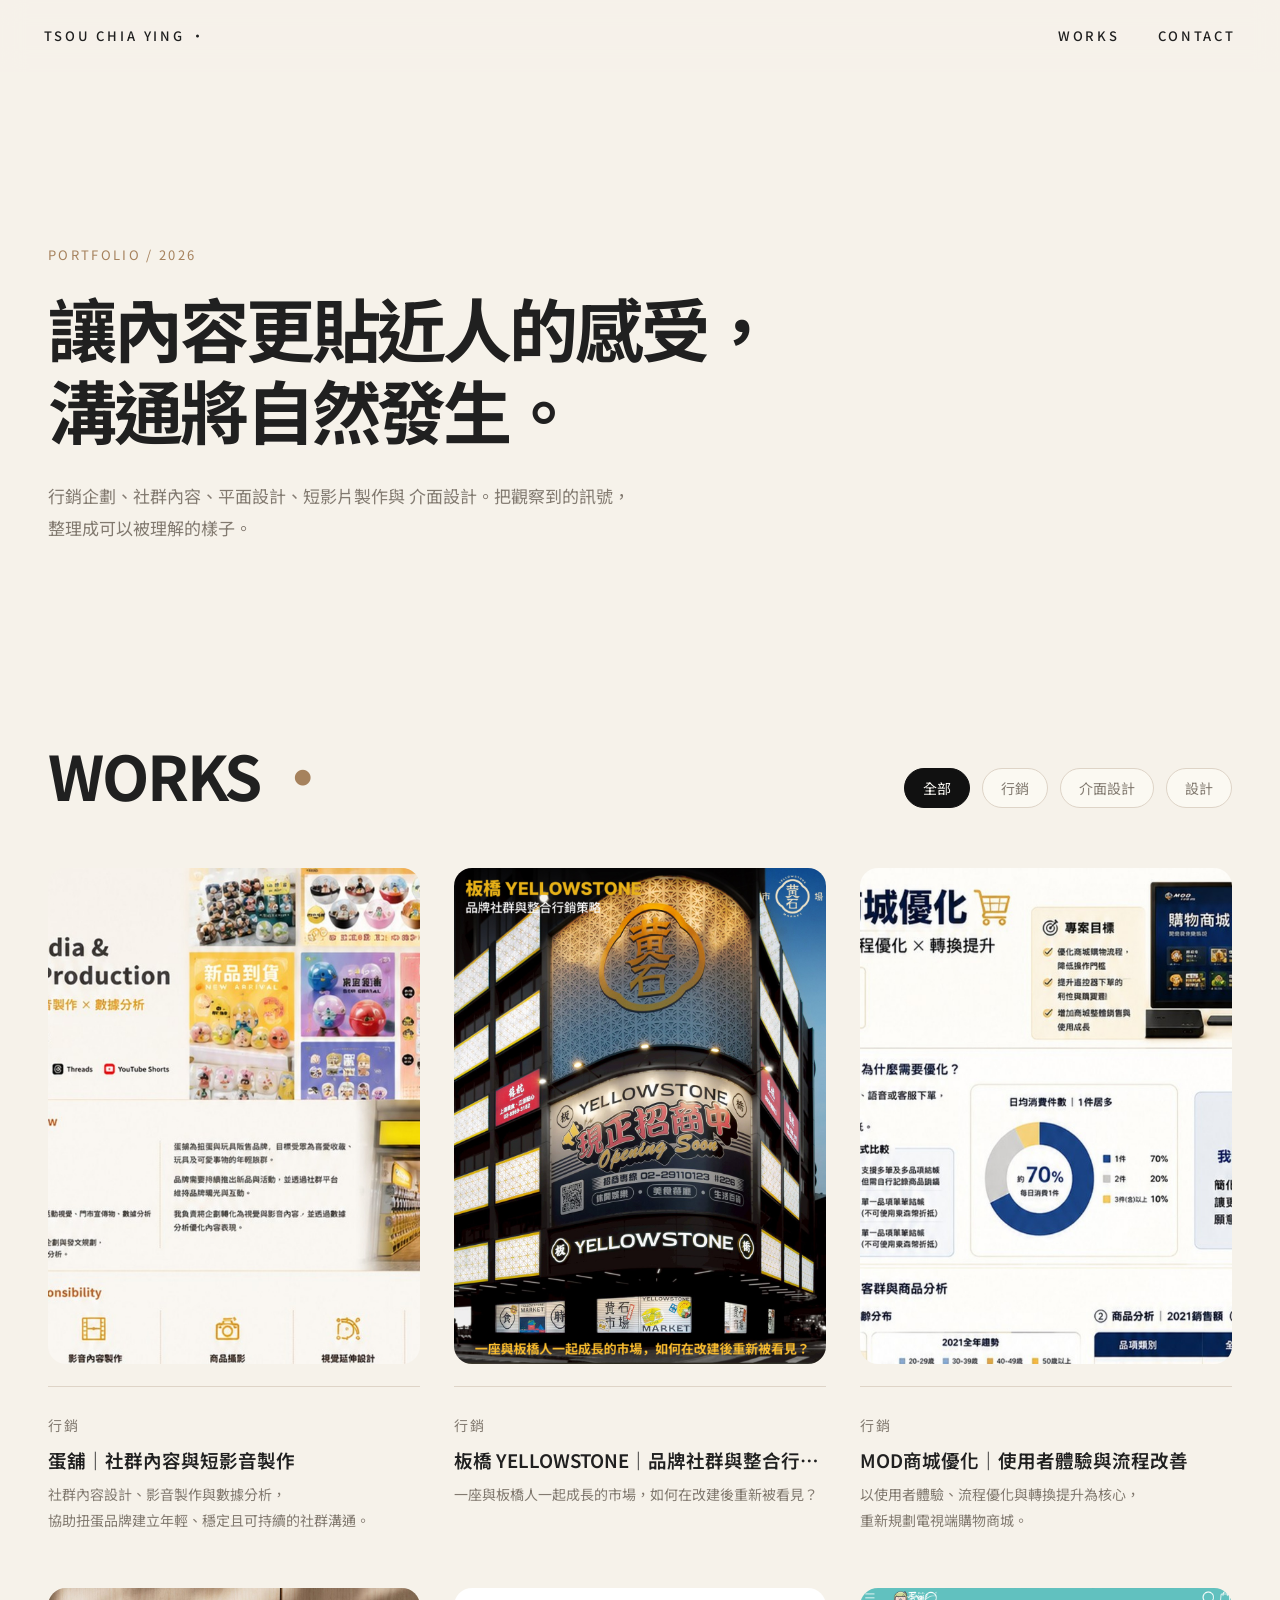
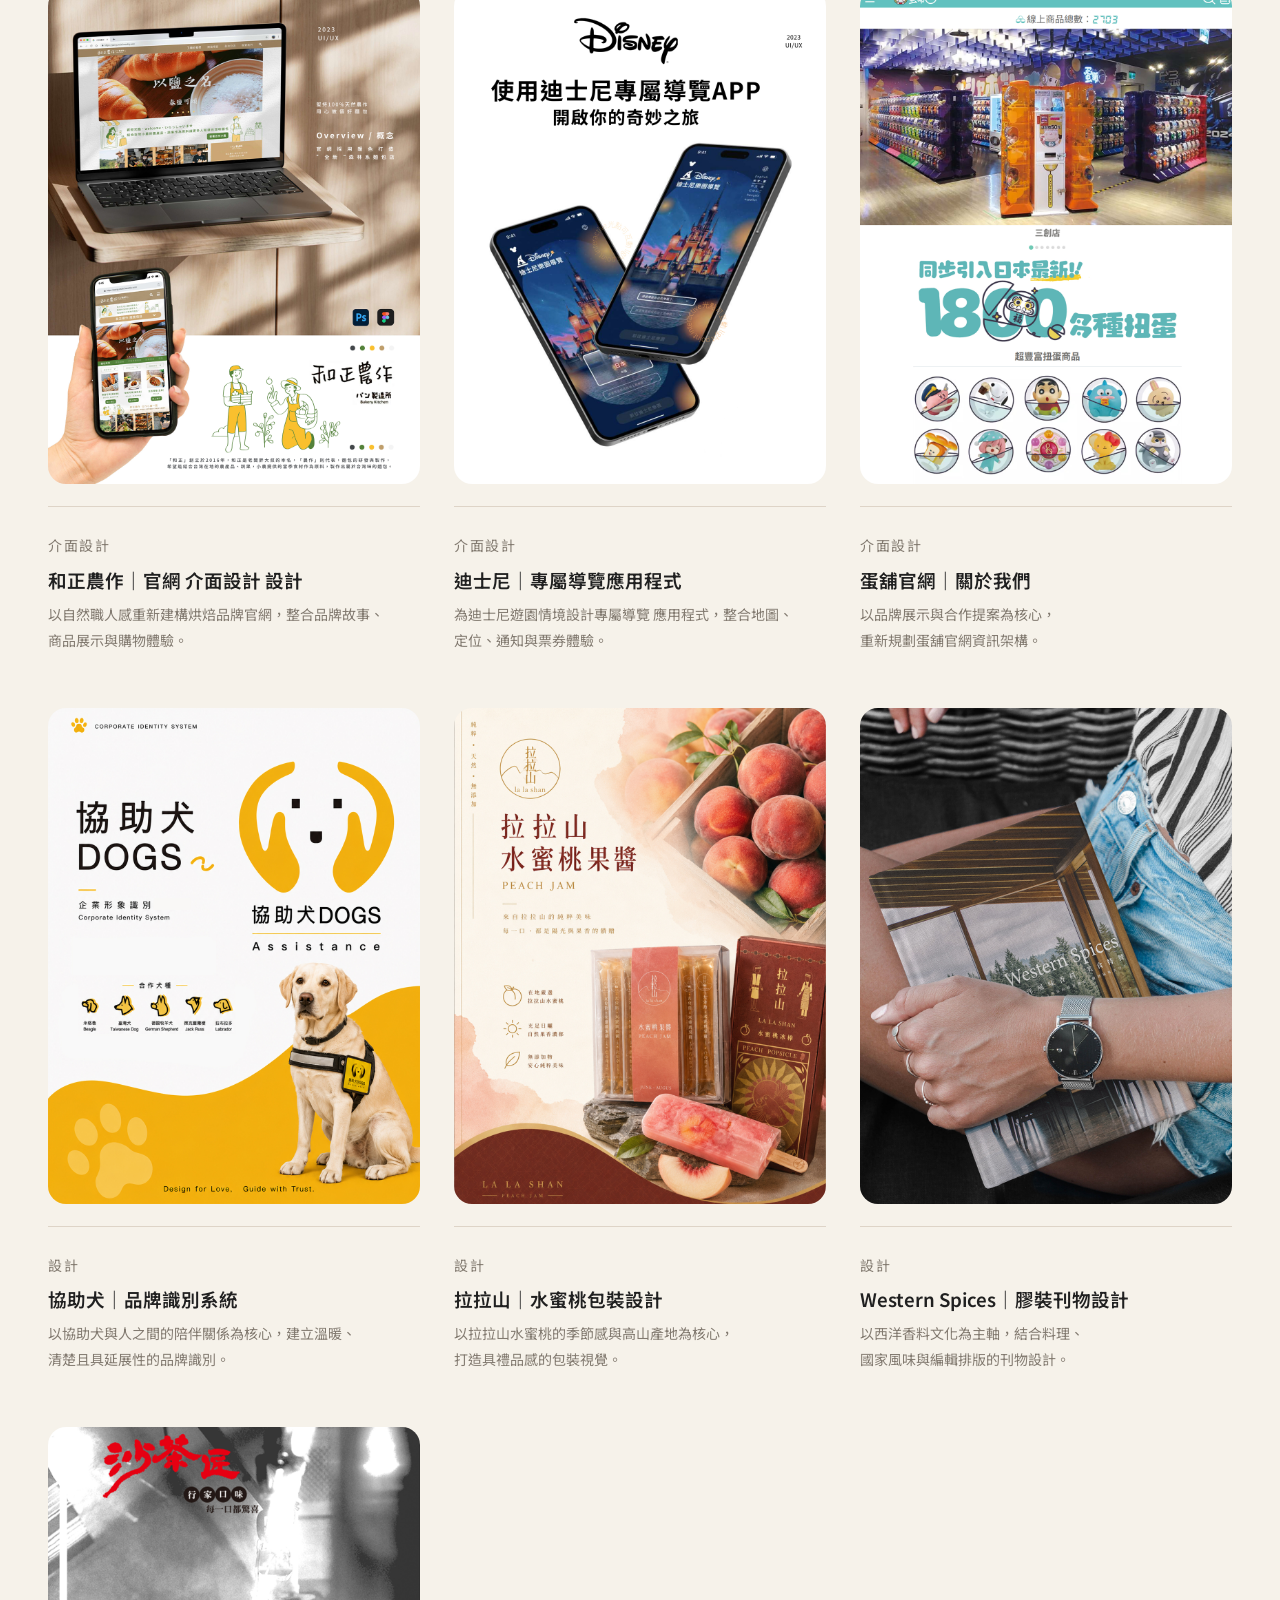
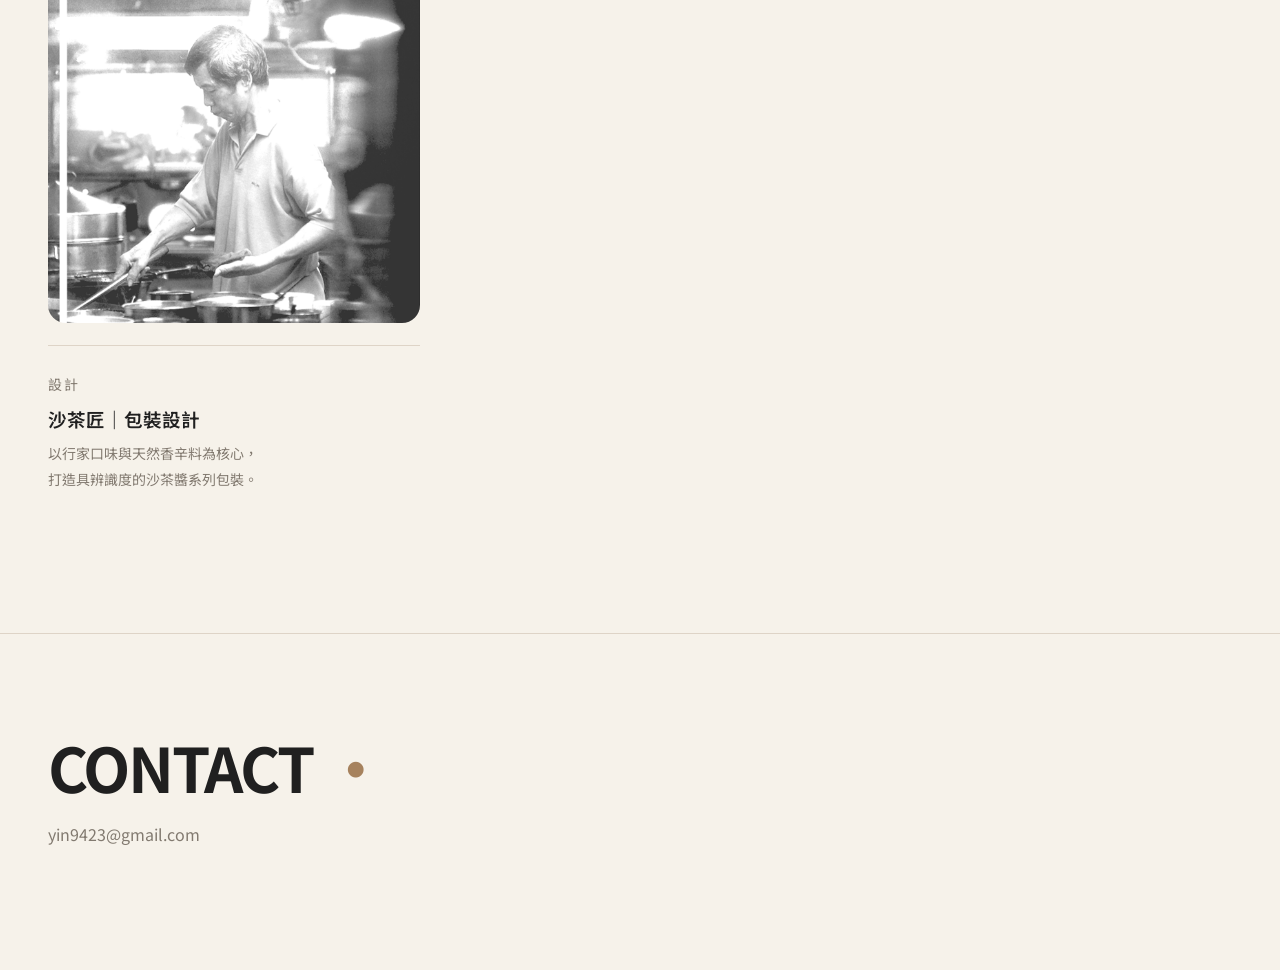
<file: index.html>
<!DOCTYPE html>
<html lang="zh-Hant">
<head>
  <meta charset="UTF-8" />
  <meta name="viewport" content="width=device-width, initial-scale=1.0" />
  <title>TSOU CHIA YING PORTFOLIO</title>
  <link rel="stylesheet" href="css/style.css" />
</head>
<body>
  <header class="site-header">
    <a class="logo" href="index.html">TSOU CHIA YING <span>•</span></a>
    <nav class="nav">
      <a href="#works">WORKS</a>
      <a href="#contact">CONTACT</a>
    </nav>
  </header>

  <main>
    <section class="hero">
      <p class="eyebrow">PORTFOLIO / 2026</p>
      <h1>讓內容更貼近人的感受，<br>溝通將自然發生。</h1>
      <p class="hero-copy">行銷企劃、社群內容、平面設計、短影片製作與 介面設計。把觀察到的訊號，整理成可以被理解的樣子。</p>
    </section>

    <section id="works" class="works">
      <div class="works-top">
        <h2>WORKS <span>•</span></h2>
        <div class="filter-nav" id="filterNav"></div>
      </div>
      <div class="work-grid" id="workGrid"></div>
    </section>
  </main>

  <footer id="contact" class="footer">
    <h2>CONTACT <span>•</span></h2>
    <p>yin9423@gmail.com</p>
  </footer>

  <script src="js/worksData.js"></script>
  <script src="js/main.js"></script>
</body>
</html>
</file>
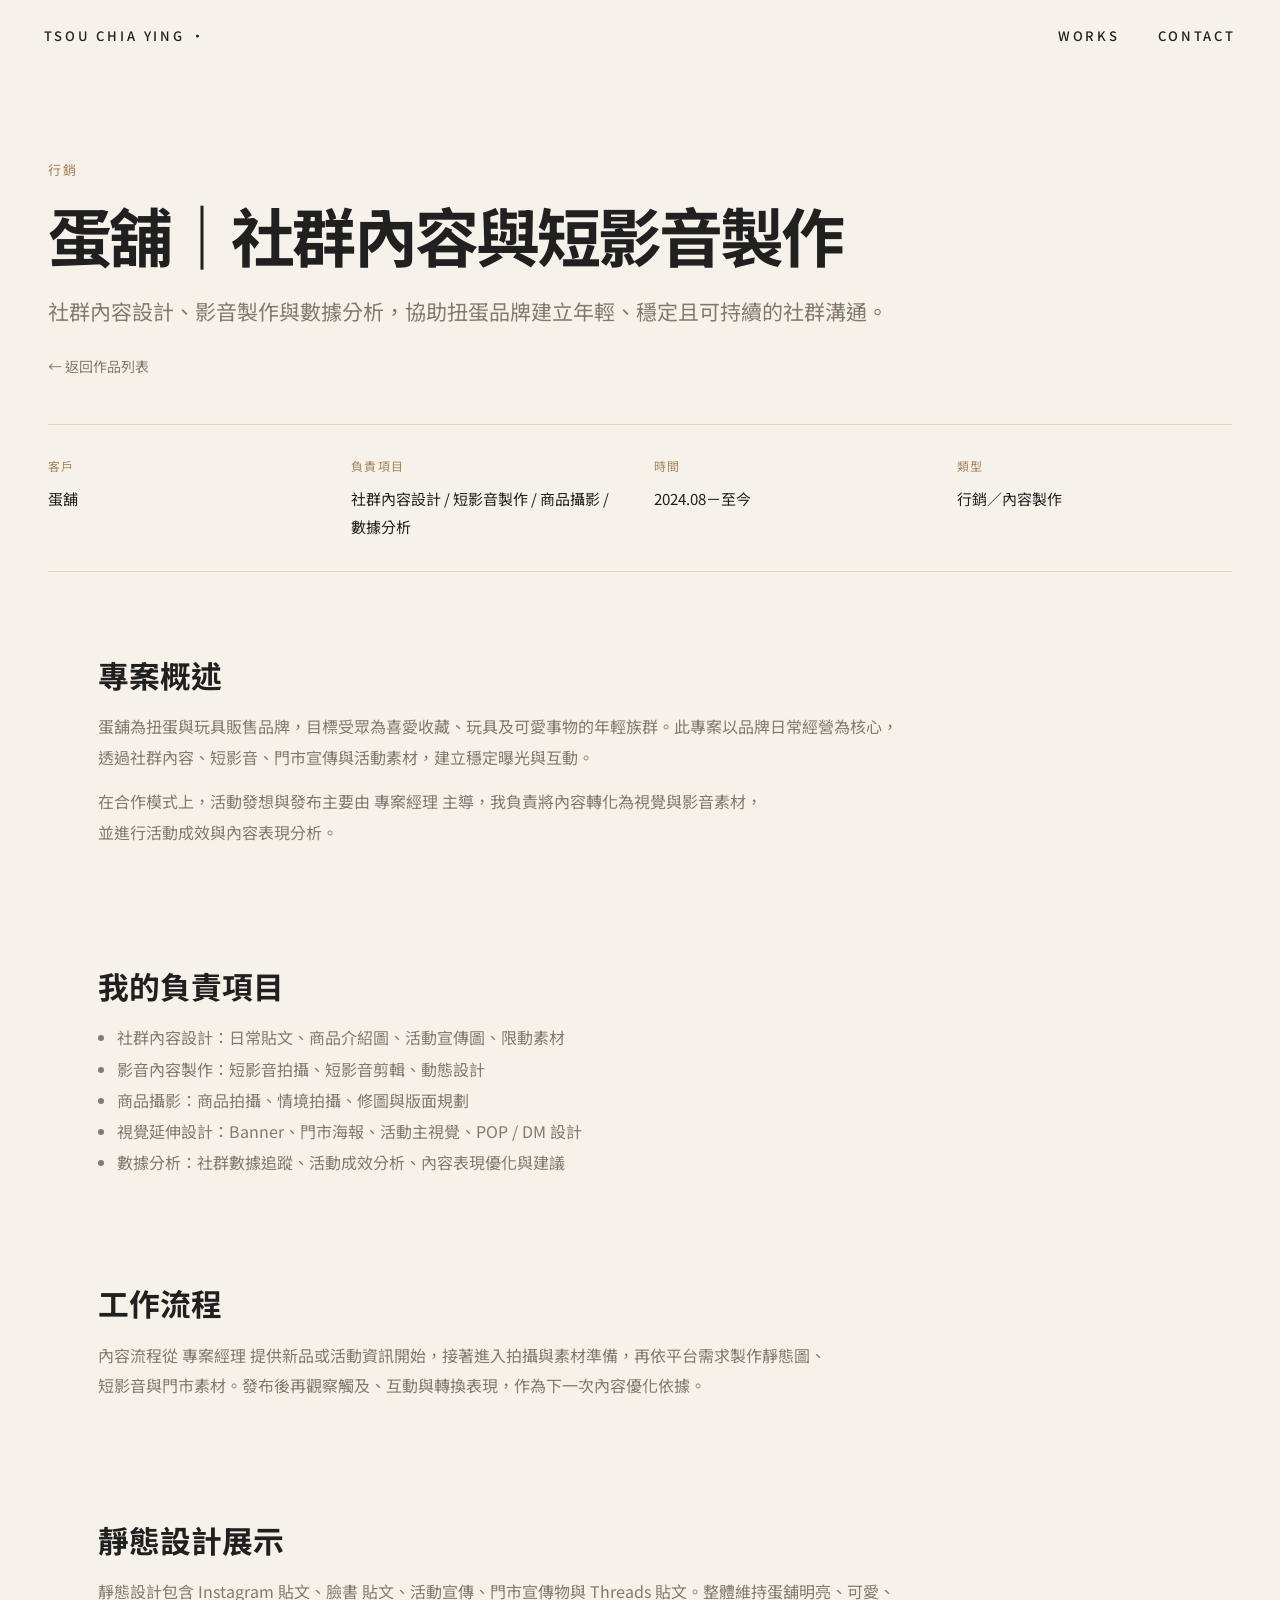
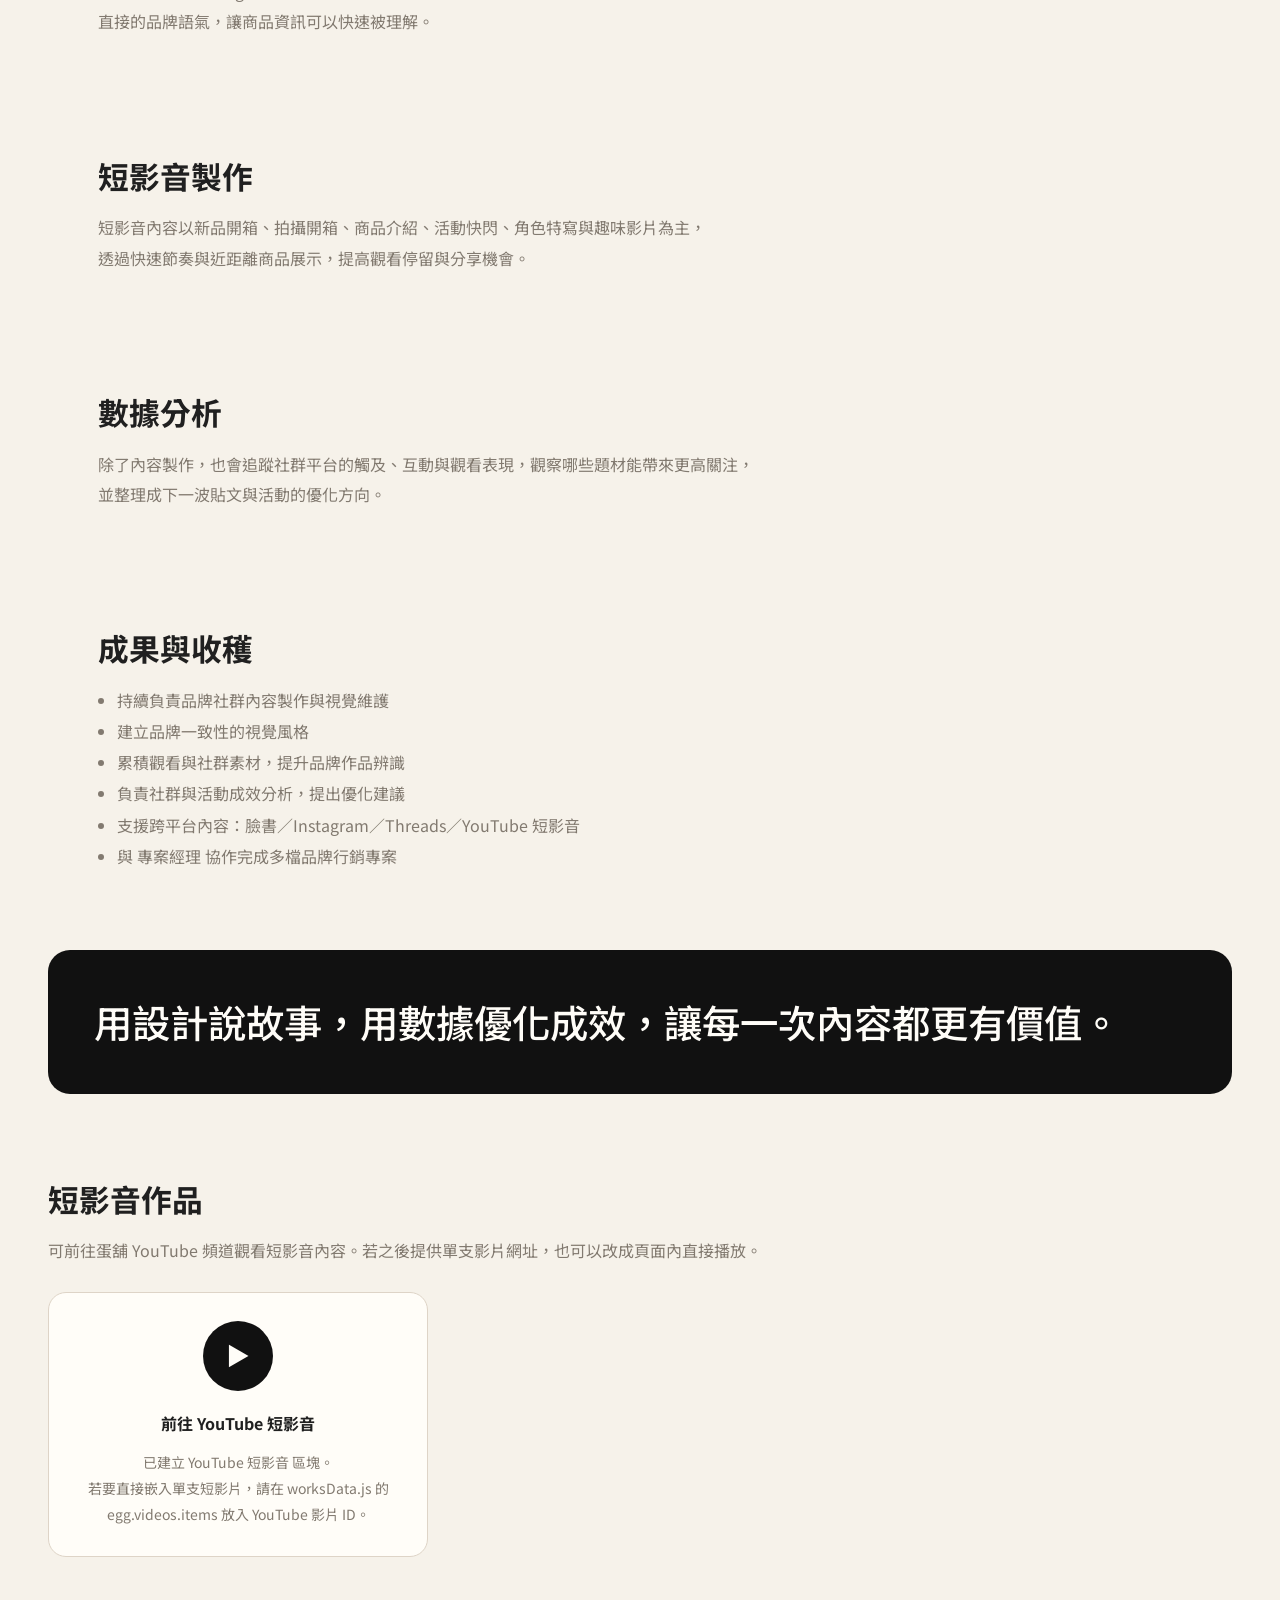
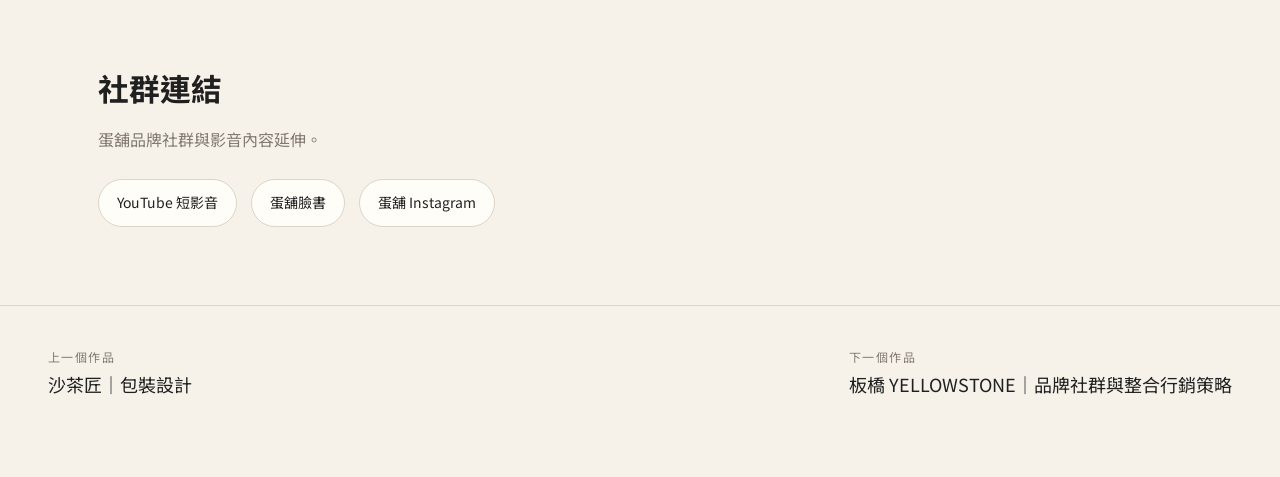
<file: work.html>
<!DOCTYPE html>
<html lang="zh-Hant">
<head>
  <meta charset="UTF-8" />
  <meta name="viewport" content="width=device-width, initial-scale=1.0" />
  <title>CASE STUDY｜TSOU CHIA YING</title>
  <link rel="stylesheet" href="css/style.css" />
  <link rel="stylesheet" href="css/work.css" />
</head>
<body>
  <header class="site-header case-header">
    <a class="logo" href="index.html">TSOU CHIA YING <span>•</span></a>
    <nav class="nav">
      <a href="index.html#works">WORKS</a>
      <a href="index.html#contact">CONTACT</a>
    </nav>
  </header>

  <main id="caseRoot" class="case-page"></main>

  <script src="js/worksData.js"></script>
  <script src="js/work.js"></script>
</body>
</html>
</file>
<file: css/style.css>
@import url('https://fonts.googleapis.com/css2?family=Noto+Sans+TC:wght@300;400;500;700;900&display=swap');
:root{--bg:#f6f2ea;--paper:#fffdf8;--text:#202020;--muted:#827a70;--line:#ded4c7;--accent:#a6825d;--dark:#111}
*{box-sizing:border-box;margin:0;padding:0}html{scroll-behavior:smooth}body{font-family:'Noto Sans TC','Source Han Sans TC','PingFang TC','Microsoft JhengHei',sans-serif;background:var(--bg);color:var(--text);line-height:1.85;-webkit-font-smoothing:antialiased}a{color:inherit;text-decoration:none}img{width:100%;display:block}h1,h2,h3,p,a,button,li,dt,dd{word-break:keep-all;overflow-wrap:normal;line-break:strict}.site-header{position:fixed;top:0;left:0;width:100%;z-index:99;padding:24px 44px;display:flex;justify-content:space-between;align-items:center;background:rgba(246,242,234,.86);backdrop-filter:blur(12px)}.logo,.nav a{letter-spacing:.22em;font-size:13px;font-weight:500}.nav{display:flex;gap:38px}.hero{min-height:78vh;padding:170px 48px 86px;display:flex;flex-direction:column;justify-content:center}.eyebrow{color:var(--accent);letter-spacing:.18em;font-size:13px;margin-bottom:20px}.hero h1{font-size:clamp(40px,5.4vw,72px);line-height:1.18;font-weight:700;letter-spacing:-.045em;max-width:1180px}.hero-copy{max-width:760px;margin-top:30px;color:var(--muted);font-size:17px}.works{padding:40px 48px 140px}.works-top{display:flex;align-items:end;justify-content:space-between;gap:28px;margin-bottom:60px}.works h2,.footer h2{font-size:clamp(42px,4.8vw,64px);line-height:1.08;font-weight:700;letter-spacing:-.035em}.works h2 span,.footer h2 span{color:var(--accent)}.filter-nav{display:flex;gap:12px;flex-wrap:wrap}.filter-nav button{border:1px solid var(--line);background:rgba(255,253,248,.64);border-radius:999px;padding:9px 18px;color:var(--muted);cursor:pointer;font-family:inherit;font-size:14px}.filter-nav button.active,.filter-nav button:hover{background:var(--dark);color:var(--paper);border-color:var(--dark)}.work-grid{display:grid;grid-template-columns:repeat(3,minmax(0,1fr));gap:54px 34px}.work-card{display:block;min-width:0}.thumb{aspect-ratio:3/4;overflow:hidden;border-radius:18px;background:#eee7dc;position:relative}.thumb img{width:100%;height:100%;object-fit:cover;object-position:center;transition:transform .8s cubic-bezier(.19,1,.22,1)}.thumb::after{content:'查看專案';position:absolute;inset:0;display:flex;align-items:center;justify-content:center;background:rgba(17,17,17,.46);color:var(--paper);font-size:14px;letter-spacing:.12em;opacity:0;transition:opacity .35s ease}.work-card:hover .thumb img{transform:scale(1.035)}.work-card:hover .thumb::after{opacity:1}.work-meta{padding-top:18px;border-top:1px solid var(--line);margin-top:22px}.cat{color:var(--accent);font-size:12px;letter-spacing:.12em;text-transform:uppercase}.work-card h3{font-size:clamp(17px,1.45vw,22px);line-height:1.45;margin-top:8px;font-weight:600;white-space:nowrap;overflow:hidden;text-overflow:ellipsis}.work-card p{font-size:14px;color:var(--muted);margin-top:8px;display:-webkit-box;-webkit-line-clamp:2;-webkit-box-orient:vertical;overflow:hidden}.footer{padding:100px 48px 120px;border-top:1px solid var(--line)}.footer p{margin-top:20px;color:var(--muted)}
@media(max-width:1100px){.work-grid{grid-template-columns:repeat(2,1fr)}.works-top{display:block}.filter-nav{margin-top:28px}.hero{min-height:70vh}}
@media(max-width:640px){.site-header{padding:18px 20px}.logo{font-size:12px}.nav{gap:18px}.nav a{font-size:11px;letter-spacing:.14em}.hero{min-height:62vh;padding:122px 22px 64px}.hero h1{font-size:34px;line-height:1.35;letter-spacing:-.03em}.hero-copy{font-size:15px;line-height:1.9}.works{padding:28px 20px 90px}.works h2,.footer h2{font-size:40px}.work-grid{grid-template-columns:1fr;gap:42px}.work-card h3{font-size:20px}.work-card p{font-size:14px}.footer{padding:82px 20px 100px}}
@media(max-width:380px){.nav{display:none}.hero h1{font-size:31px}.work-card h3{font-size:18px}}
</file>
<file: css/work.css>
.case-page{padding-top:80px}.case-hero{padding:78px 48px 42px}.case-hero.no-image{padding-bottom:18px}.case-kicker{font-size:13px;letter-spacing:.14em;color:var(--accent);text-transform:uppercase}.case-hero h1{font-size:clamp(36px,5vw,64px);line-height:1.2;margin-top:14px;letter-spacing:-.045em;font-weight:700;max-width:1180px}.case-subtitle{max-width:850px;margin-top:20px;font-size:clamp(17px,1.7vw,21px);color:var(--muted);line-height:1.75}.case-cover{display:none}.case-overview{margin:26px 48px 82px;padding:30px 0;border-top:1px solid var(--line);border-bottom:1px solid var(--line);display:grid;grid-template-columns:repeat(4,1fr);gap:28px}.case-overview dt{font-size:12px;letter-spacing:.12em;color:var(--accent);text-transform:uppercase}.case-overview dd{margin-top:8px;color:var(--text);font-size:15px}.case-section{padding:0 48px 78px;display:grid;grid-template-columns:minmax(0,1.1fr) minmax(330px,.75fr);gap:56px;align-items:start}.case-section.full{display:block;max-width:1180px;margin:0 auto}.case-text h2{font-size:clamp(25px,2.4vw,34px);line-height:1.35;margin-bottom:16px;font-weight:700}.case-text p{color:var(--muted);font-size:16px;margin-bottom:14px;line-height:1.9}.case-text ul{padding-left:1.2em;color:var(--muted);font-size:16px;line-height:1.95}.case-media{border-radius:18px;overflow:hidden;background:#eee7dc}.case-media img{height:auto}.case-section.full .case-text{max-width:820px;margin-top:26px}.quote-block{margin:0 48px 84px;padding:46px;border-radius:22px;background:var(--dark);color:var(--paper)}.quote-block p{font-size:clamp(26px,3vw,40px);line-height:1.35;font-weight:500}.video-section{padding:0 48px 84px}.video-grid{display:grid;grid-template-columns:repeat(3,1fr);gap:22px;margin-top:26px}.video-card{border:1px solid var(--line);border-radius:18px;min-height:250px;background:var(--paper);display:flex;flex-direction:column;align-items:center;justify-content:center;text-align:center;padding:28px}.play-dot{width:70px;height:70px;border-radius:50%;background:var(--dark);color:var(--paper);display:flex;align-items:center;justify-content:center;font-size:24px;margin-bottom:18px}.social-links{display:flex;gap:14px;flex-wrap:wrap;margin-top:24px}.social-links a{border:1px solid var(--line);padding:10px 18px;border-radius:999px;background:var(--paper);font-size:14px}.social-links a:hover{background:var(--dark);color:var(--paper)}.case-nav{border-top:1px solid var(--line);padding:40px 48px 76px;display:flex;justify-content:space-between;gap:20px}.case-nav a{font-size:18px;max-width:48%}.case-nav span{display:block;color:var(--muted);font-size:12px;letter-spacing:.12em}.source-board{margin:10px 48px 110px;background:var(--paper);border-radius:22px;overflow:hidden;border:1px solid var(--line)}.source-board h2{font-size:18px;padding:22px 26px;border-bottom:1px solid var(--line);color:var(--muted);font-weight:400}.source-board img{width:100%;height:auto}.back-link{display:inline-block;margin-top:24px;color:var(--muted);font-size:14px}.video-frame{position:relative;width:100%;aspect-ratio:9/16;border-radius:18px;overflow:hidden;background:#111}.video-frame iframe{position:absolute;inset:0;width:100%;height:100%;border:0}.video-card p{color:var(--muted);font-size:14px;margin-top:12px}
@media(max-width:900px){.case-hero{padding:64px 28px 32px}.case-overview{margin:18px 28px 66px;grid-template-columns:repeat(2,1fr)}.case-section{padding:0 28px 66px;grid-template-columns:1fr}.case-section .case-text{order:1}.case-section .case-media{order:2}.quote-block{margin:0 28px 68px;padding:34px}.video-section{padding:0 28px 68px}.video-grid{grid-template-columns:1fr}.case-nav{padding:34px 28px 68px}.source-board{margin:0 28px 80px}}
@media(max-width:560px){.case-page{padding-top:62px}.case-hero h1{font-size:31px;line-height:1.32;letter-spacing:-.035em}.case-subtitle{font-size:16px}.case-overview{grid-template-columns:1fr}.case-text h2{font-size:24px}.case-text p,.case-text ul{font-size:15px}.quote-block p{font-size:24px}.case-nav{display:block}.case-nav a{display:block;max-width:none;margin-bottom:22px}.source-board{border-radius:14px}}
</file>
